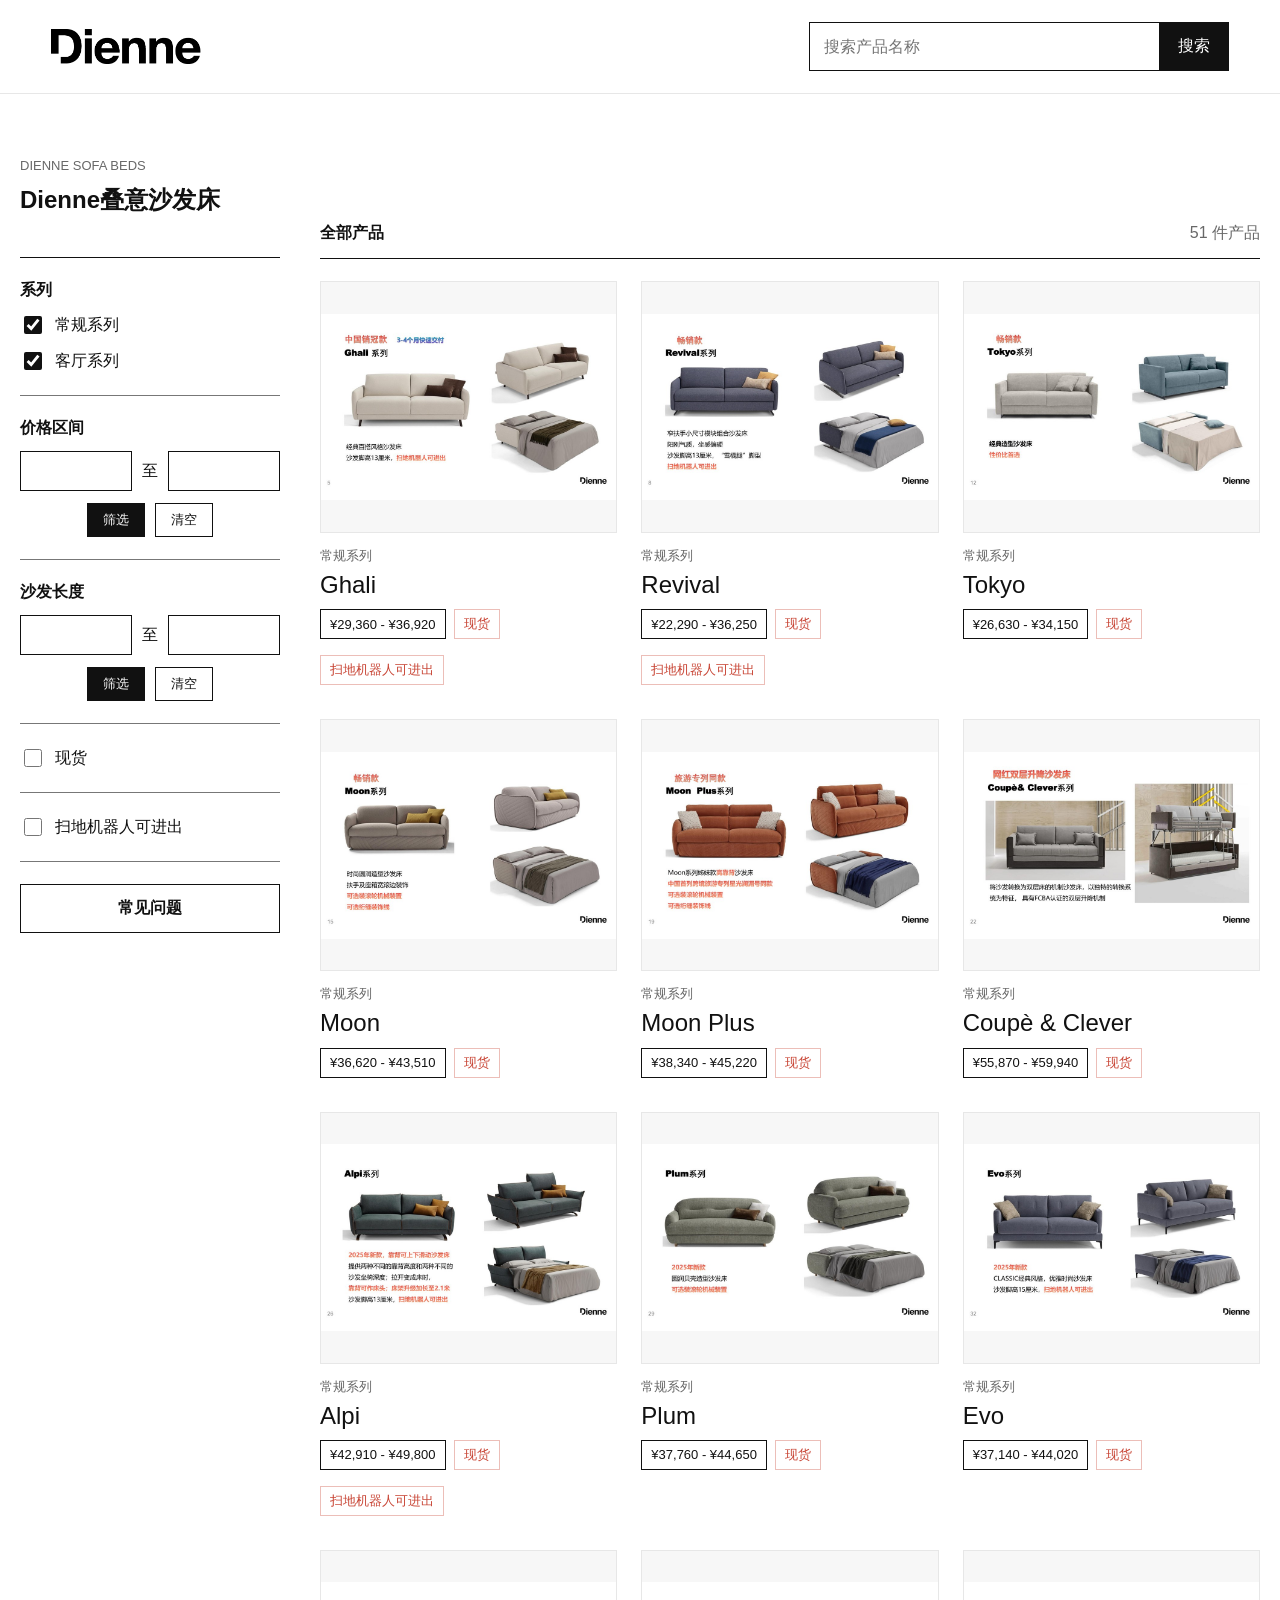
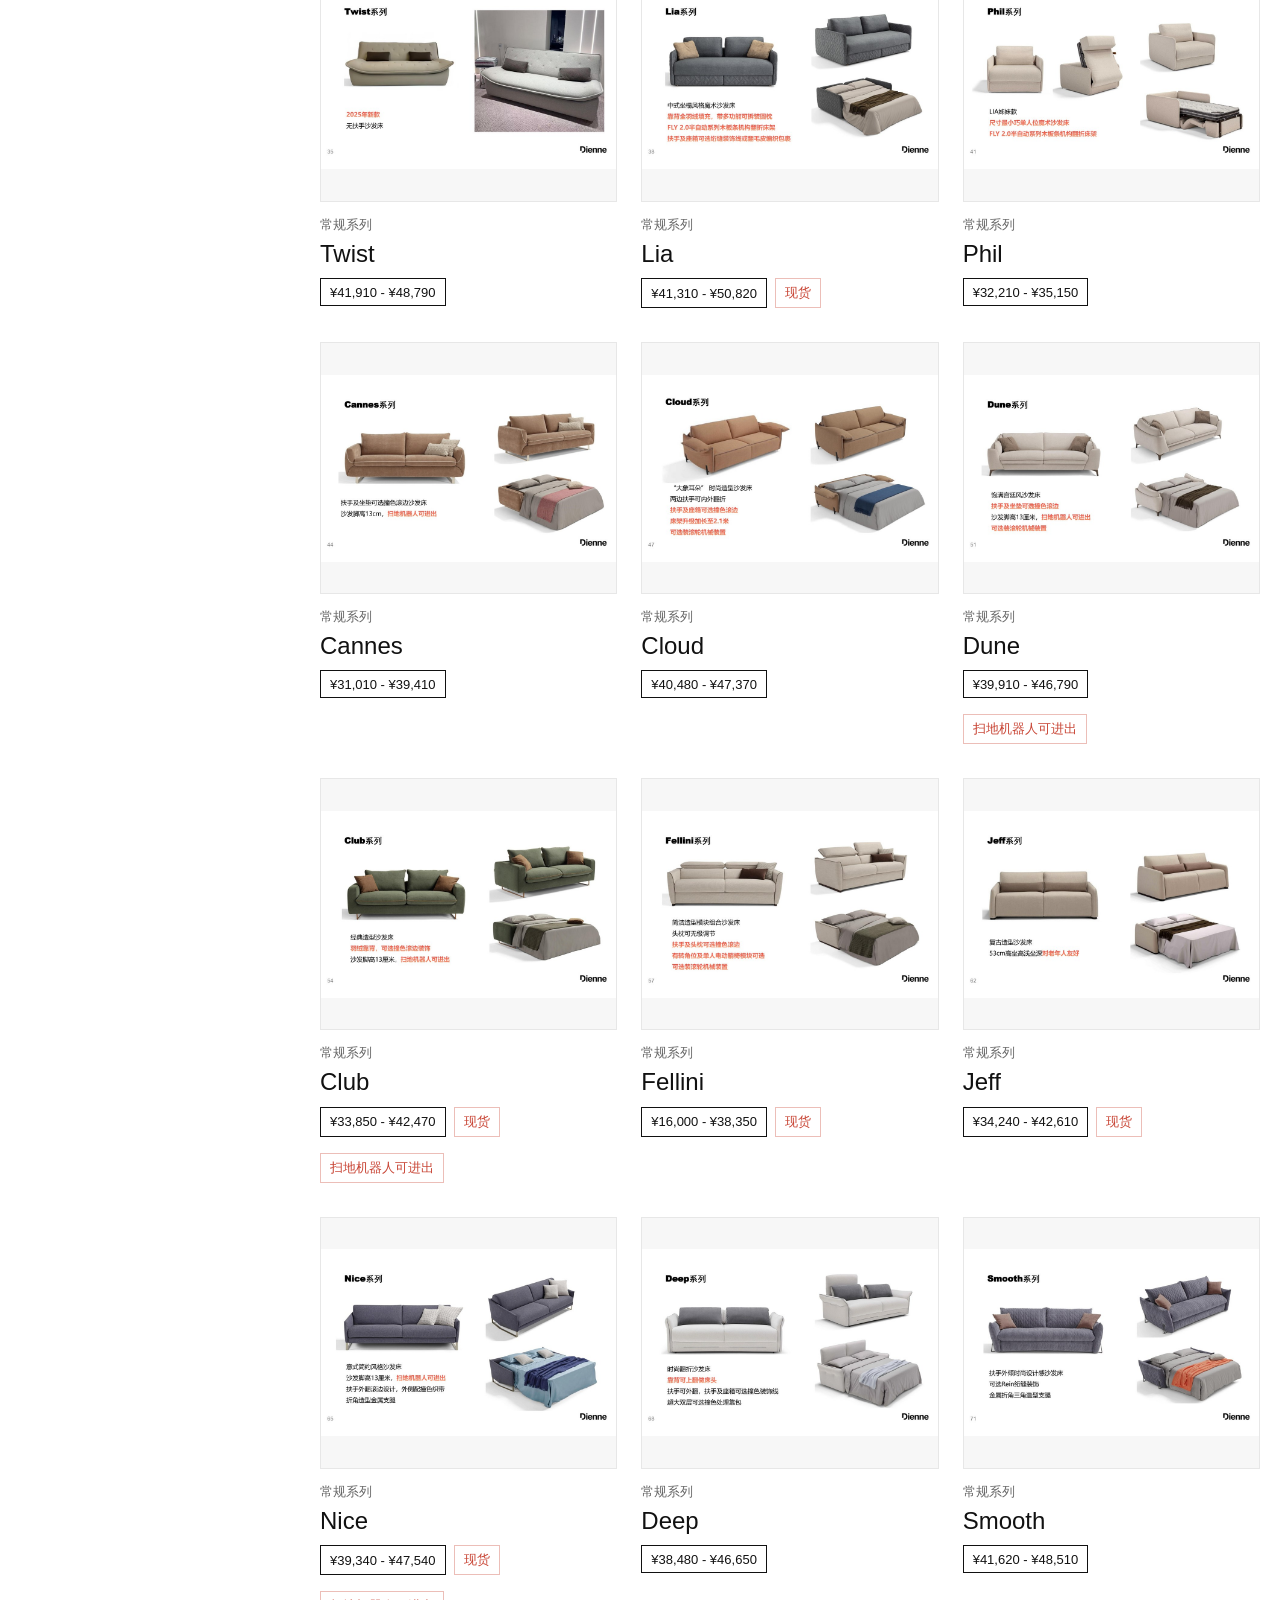
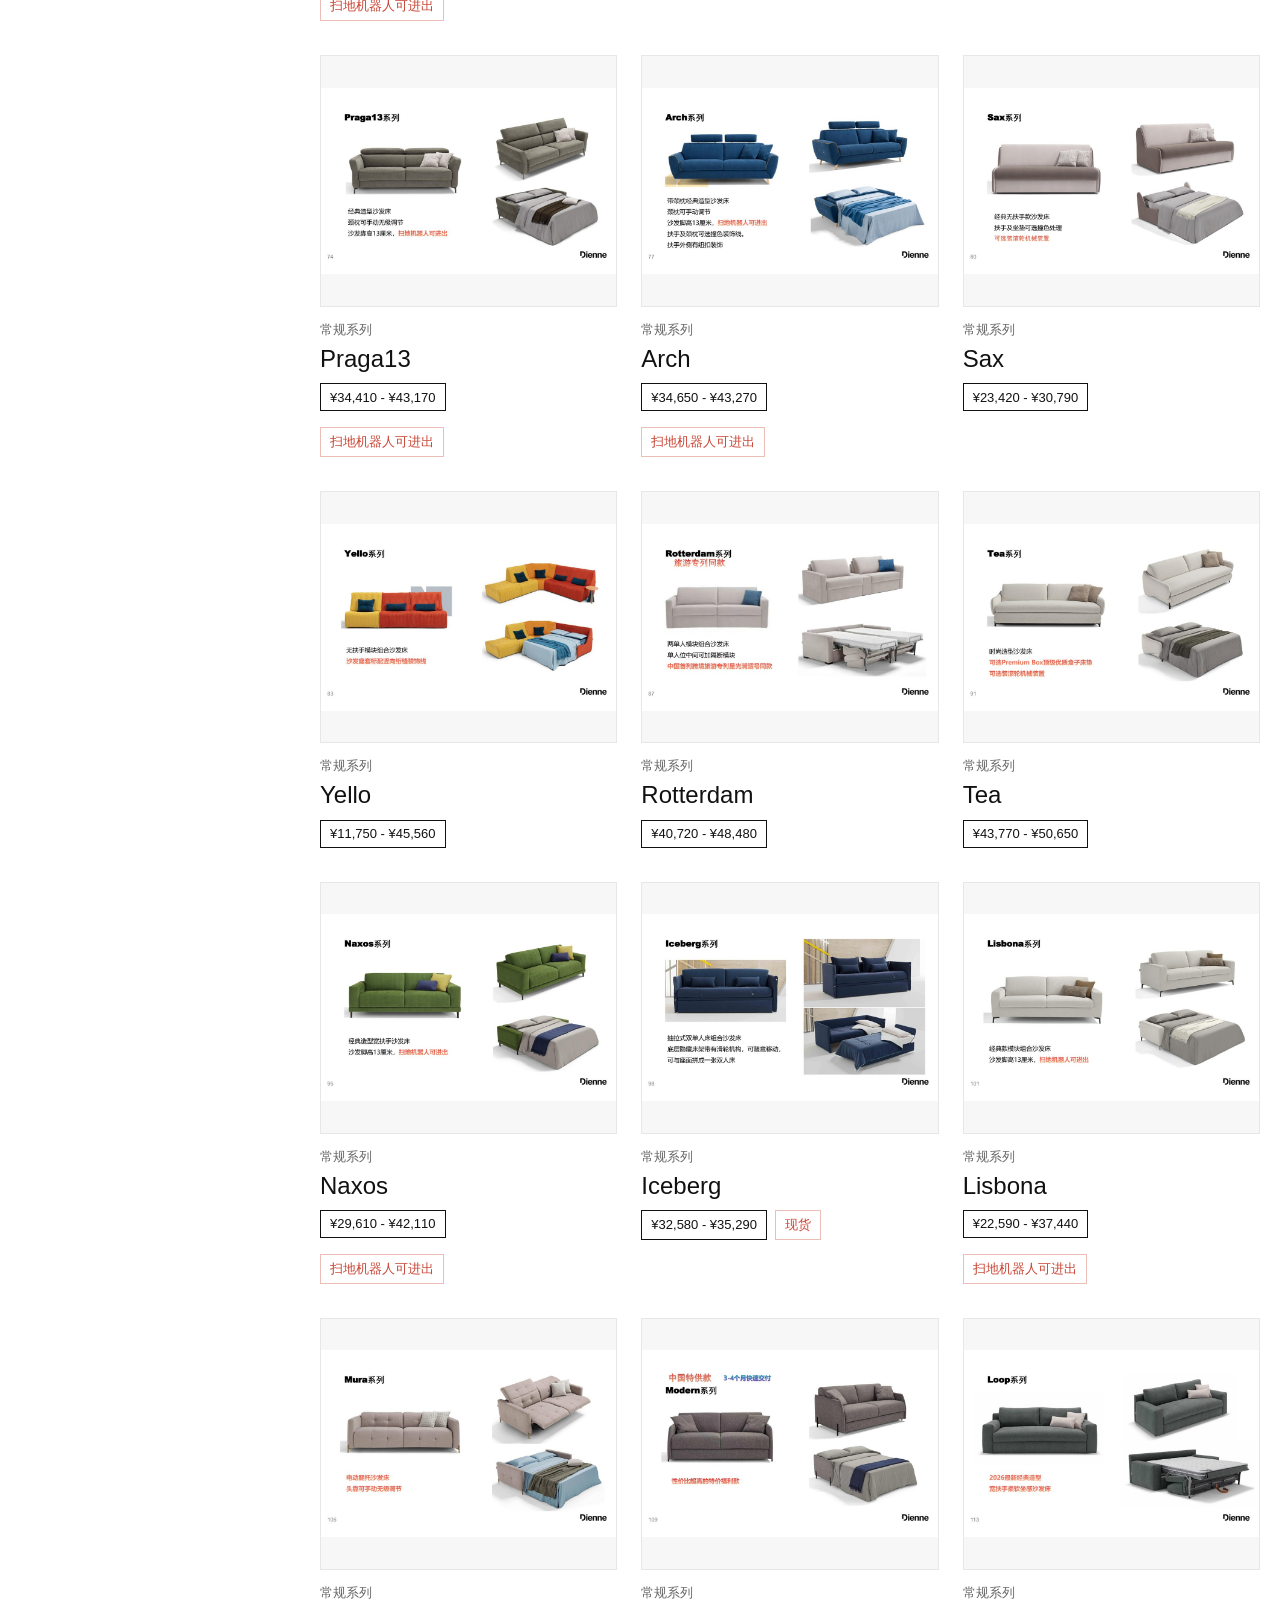
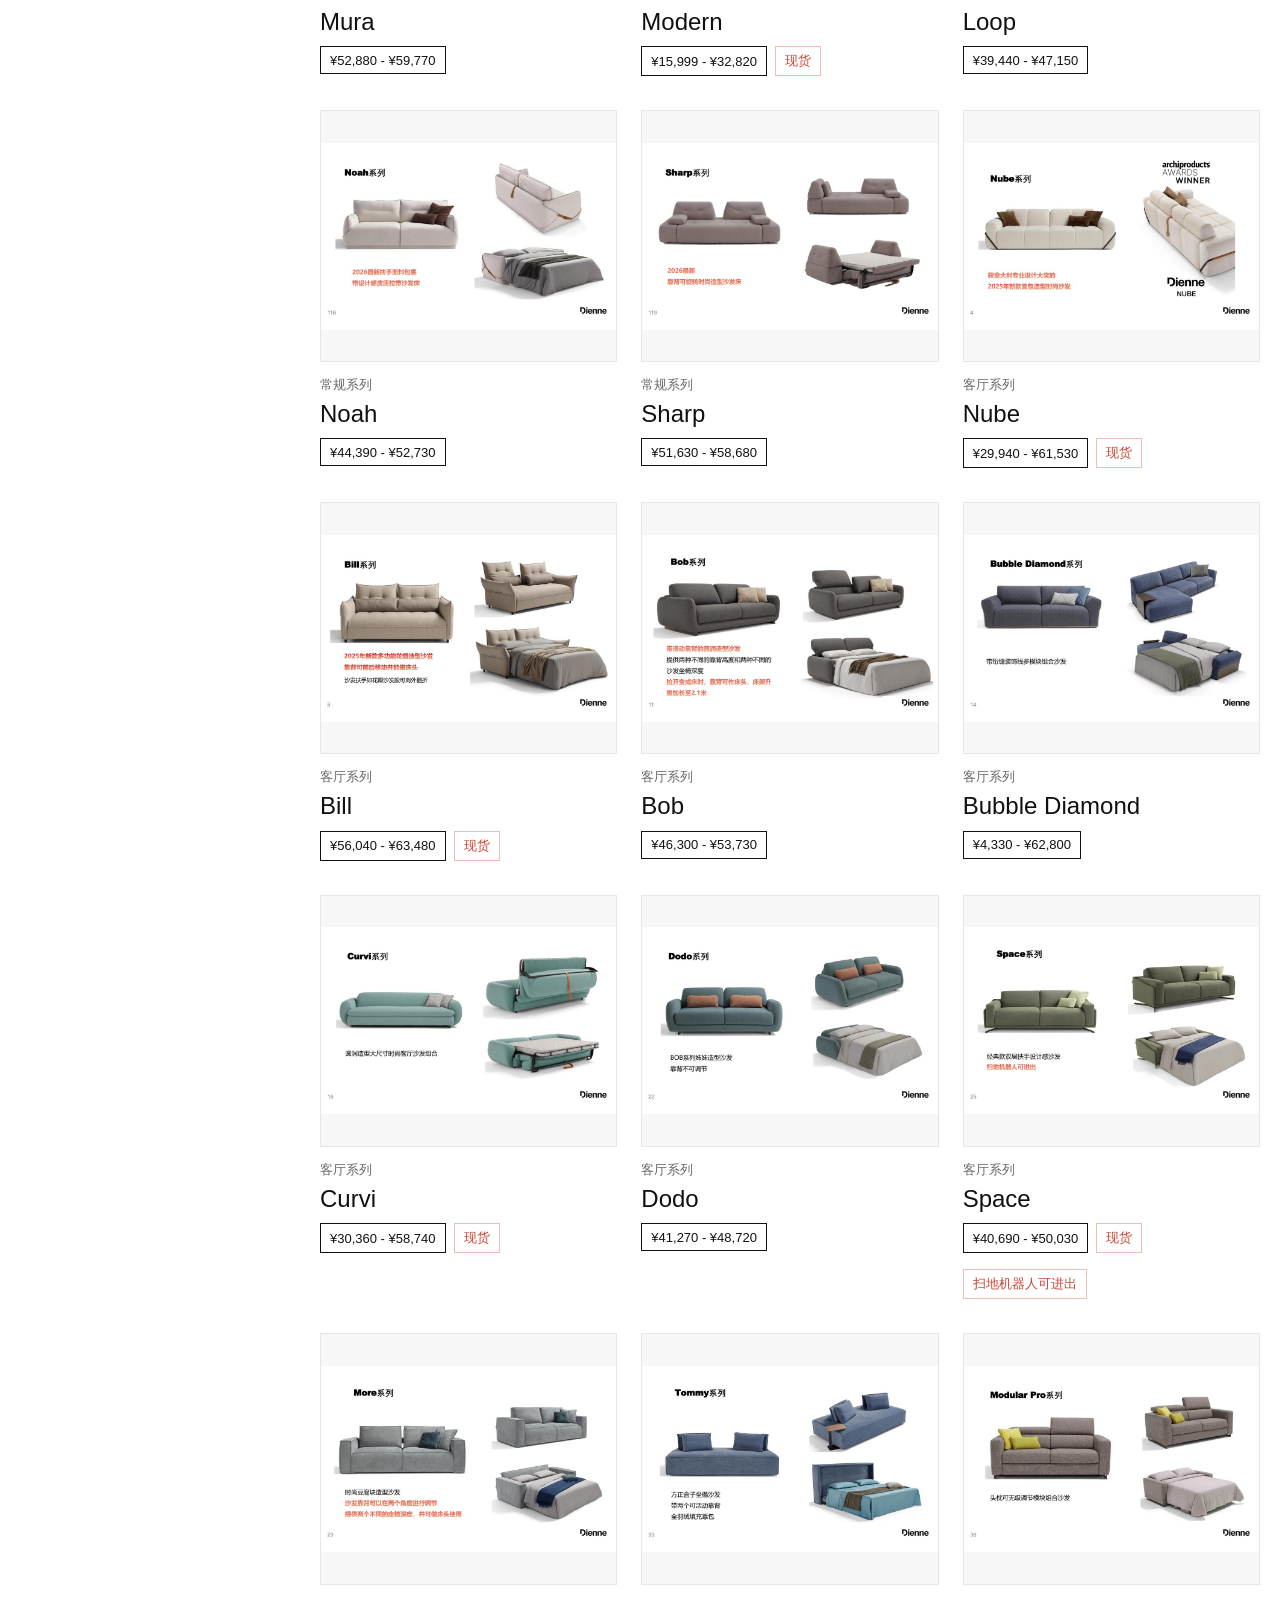
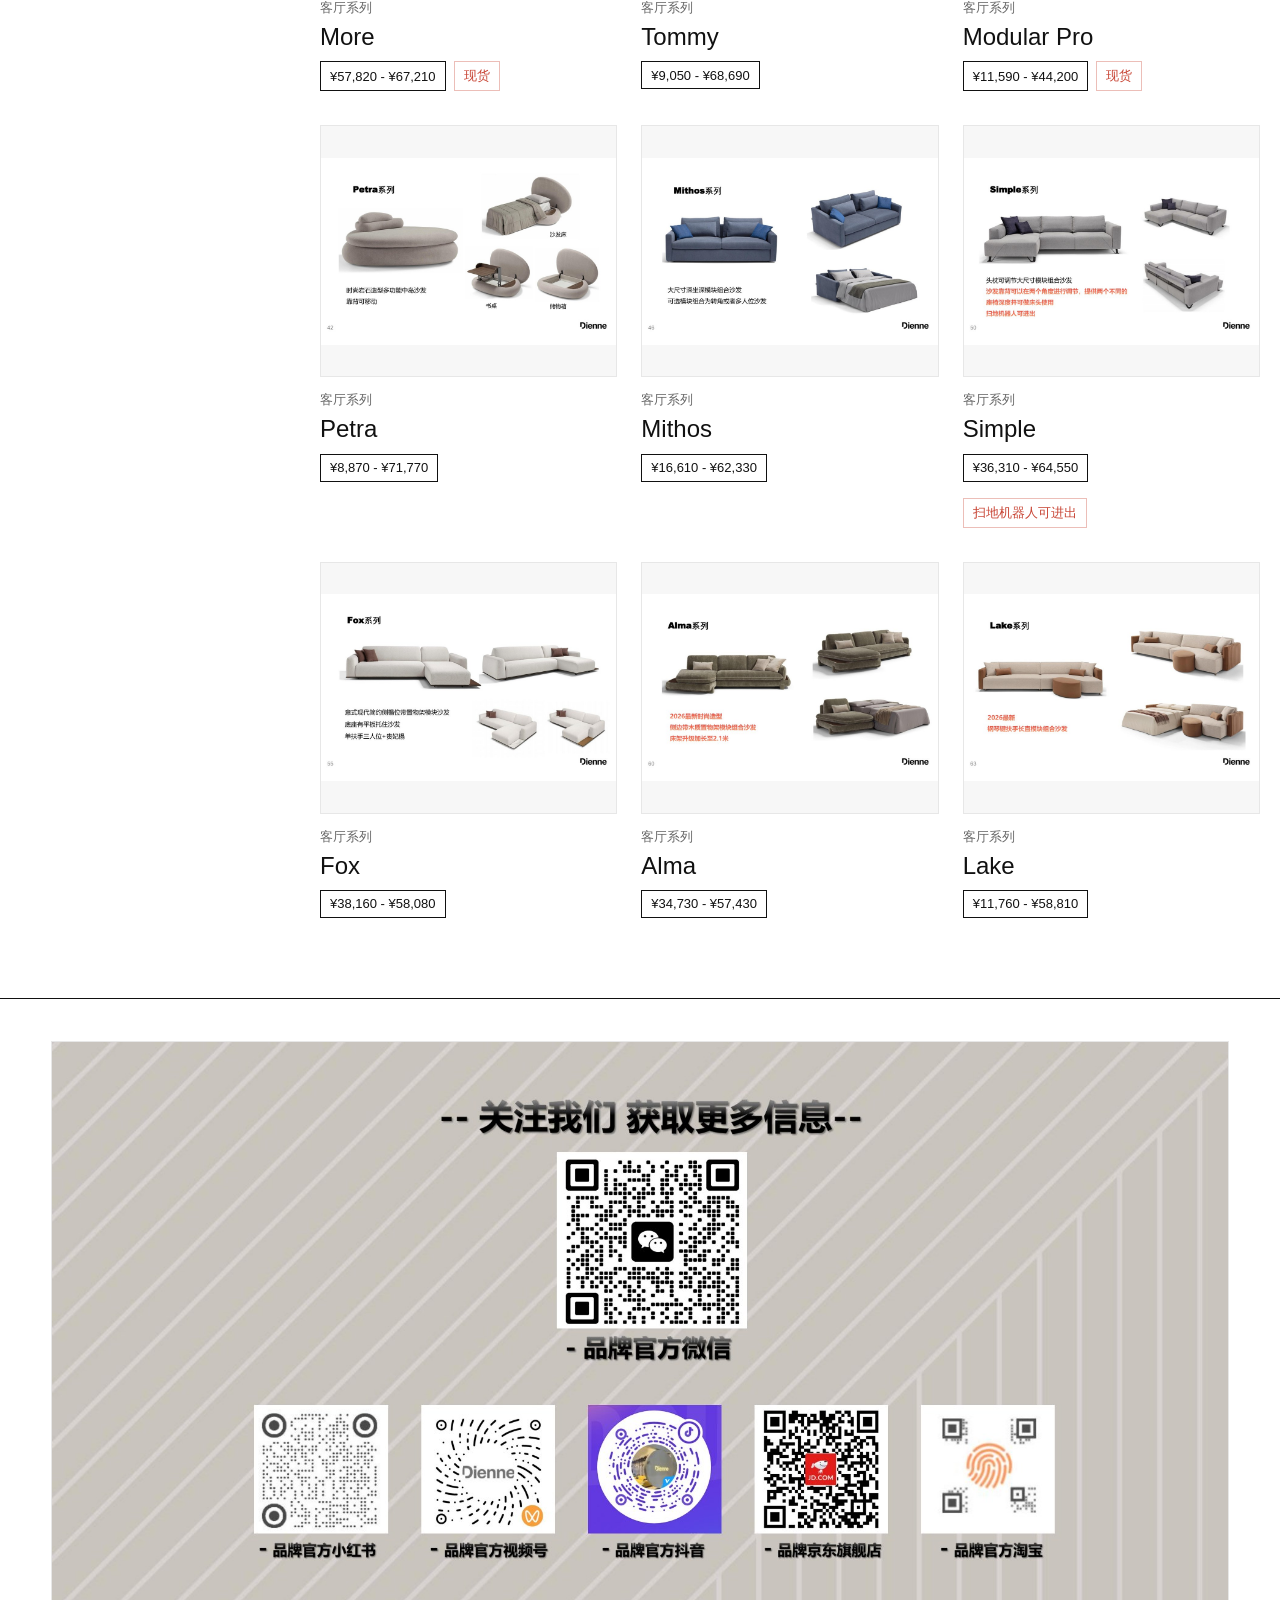
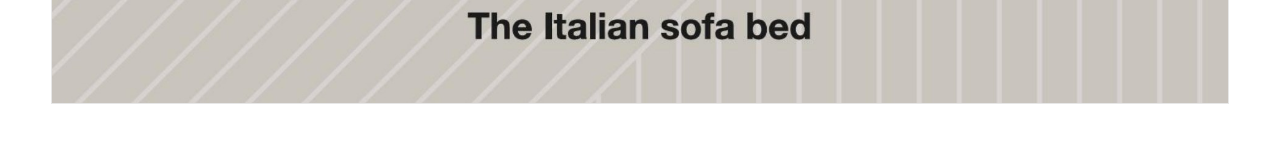
<file: index.html>
<!doctype html>
<html lang="zh-CN">
  <head>
    <meta charset="utf-8" />
    <meta name="viewport" content="width=device-width, initial-scale=1" />
    <title>Dienne 沙发床</title>
    <link rel="stylesheet" href="assets/styles.css" />
  </head>
  <body data-page="list">
    <header class="site-header">
      <a class="brand" href="index.html" aria-label="Dienne 首页">
        <img src="assets/logo.png" alt="Dienne" />
      </a>
      <form class="site-search" data-search-form>
        <input
          type="search"
          name="q"
          aria-label="搜索产品"
          placeholder="搜索产品名称"
          autocomplete="off"
        />
        <button type="submit">搜索</button>
      </form>
    </header>

    <main>
      <section class="page-intro" aria-labelledby="page-title">
        <p>Dienne Sofa Beds</p>
        <h2 id="page-title">Dienne叠意沙发床</h2>
      </section>
      <section class="catalog-shell">
        <aside class="filters" aria-label="产品筛选">
          <div class="filter-group">
            <span class="filter-title">系列</span>
            <label><input type="checkbox" value="regular" data-filter-series checked /> 常规系列</label>
            <label><input type="checkbox" value="living" data-filter-series checked /> 客厅系列</label>
          </div>
          <div class="filter-group">
            <span class="filter-title">价格区间</span>
            <div class="range-row">
              <input type="number" data-price-min min="3000" max="100000" step="1000" aria-label="最低价格" />
              <span>至</span>
              <input type="number" data-price-max min="3000" max="100000" step="1000" aria-label="最高价格" />
            </div>
            <div class="price-actions">
              <button type="button" data-price-apply>筛选</button>
              <button type="button" data-price-clear>清空</button>
            </div>
          </div>
          <div class="filter-group">
            <span class="filter-title">沙发长度</span>
            <div class="range-row">
              <input type="number" data-length-min step="10" aria-label="最短沙发长度" />
              <span>至</span>
              <input type="number" data-length-max step="10" aria-label="最长沙发长度" />
            </div>
            <div class="length-actions">
              <button type="button" data-length-apply>筛选</button>
              <button type="button" data-length-clear>清空</button>
            </div>
          </div>
          <div class="filter-group">
            <label class="switch-line"><input type="checkbox" data-filter-stock /> 现货</label>
          </div>
          <div class="filter-group">
            <label class="switch-line"><input type="checkbox" data-filter-robot /> 扫地机器人可进出</label>
          </div>
          <a class="sidebar-link" href="faq.html">常见问题</a>
        </aside>

        <section class="catalog-area">
          <div class="catalog-meta">
            <strong data-result-title>全部产品</strong>
            <span data-result-count></span>
          </div>
          <div class="product-grid" data-product-grid></div>
          <p class="empty-state" data-empty hidden>没有找到符合条件的产品。</p>
        </section>
      </section>
    </main>

    <footer class="site-footer">
      <img data-footer-contact src="assets/generated/footer-contact.jpg" alt="Dienne 关注我们二维码和渠道名称" />
    </footer>

    <script src="assets/catalog.js"></script>
    <script src="assets/app.js"></script>
  </body>
</html>
</file>
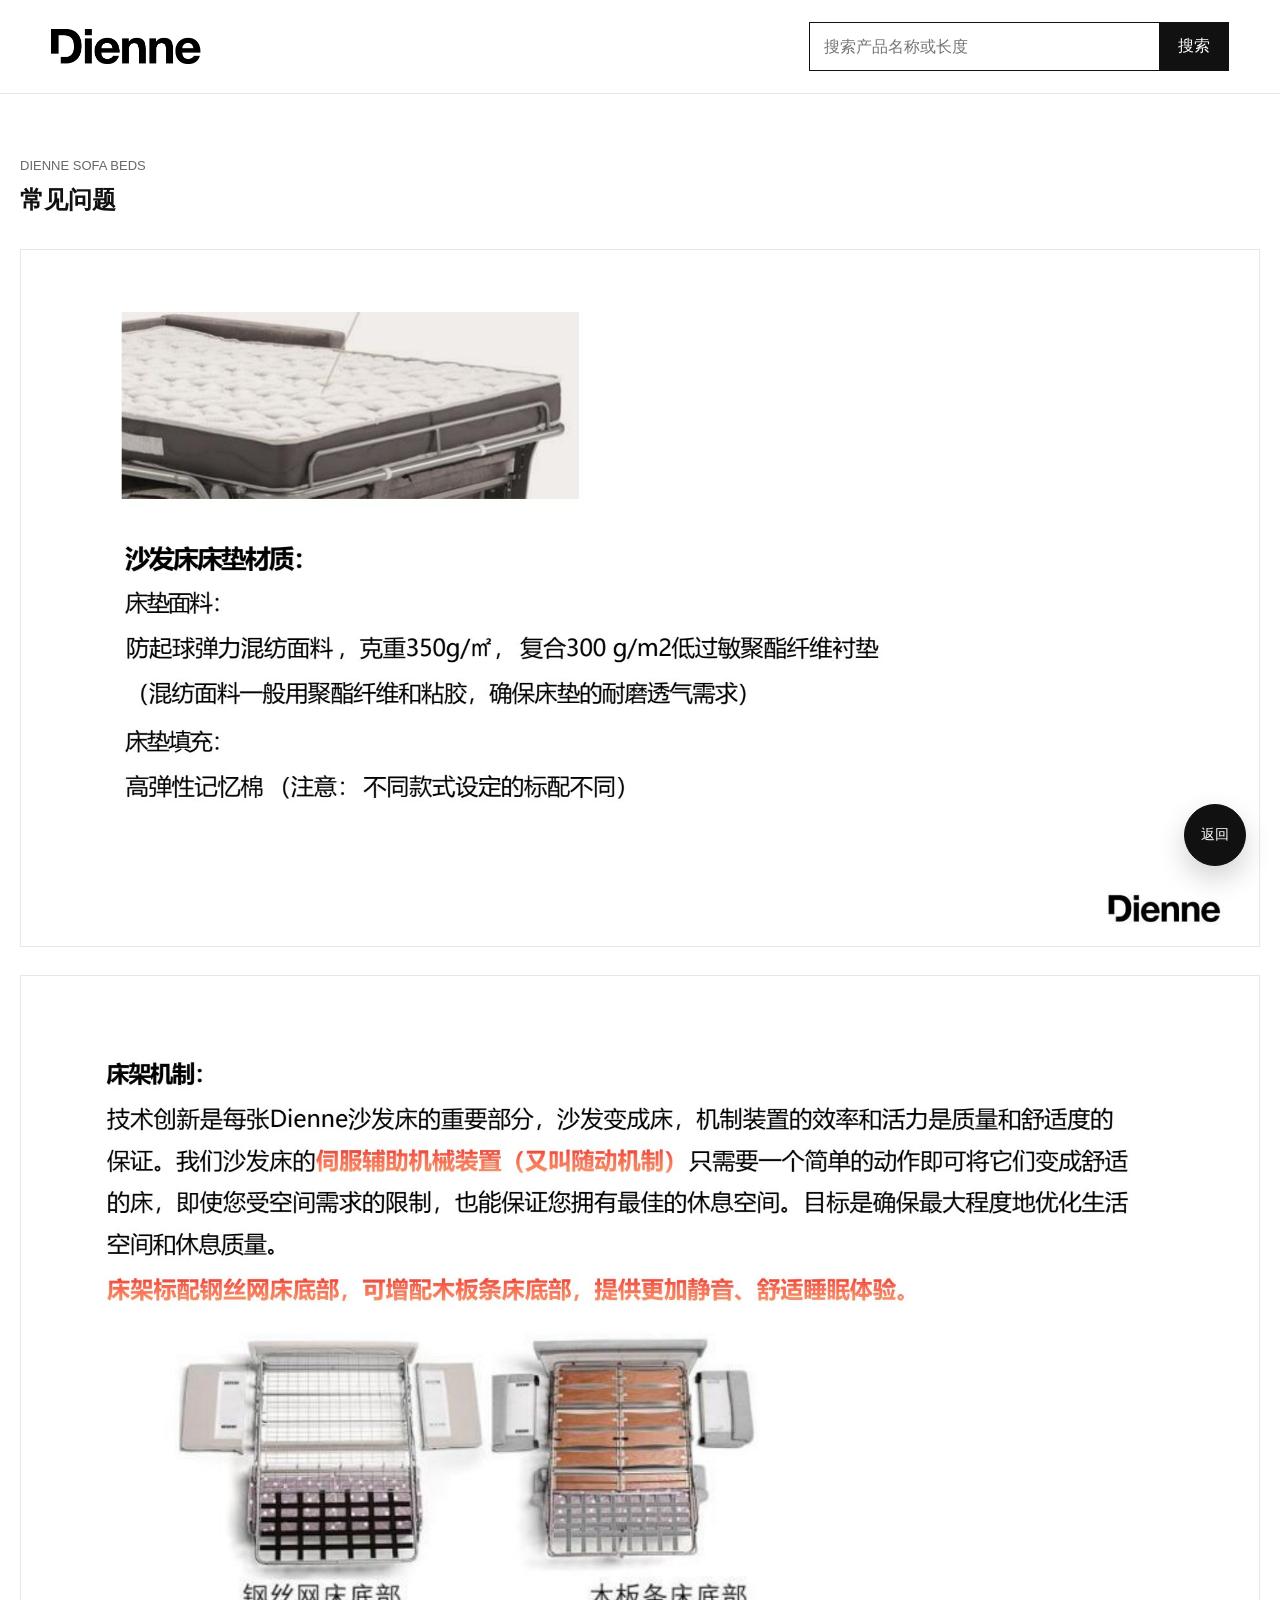
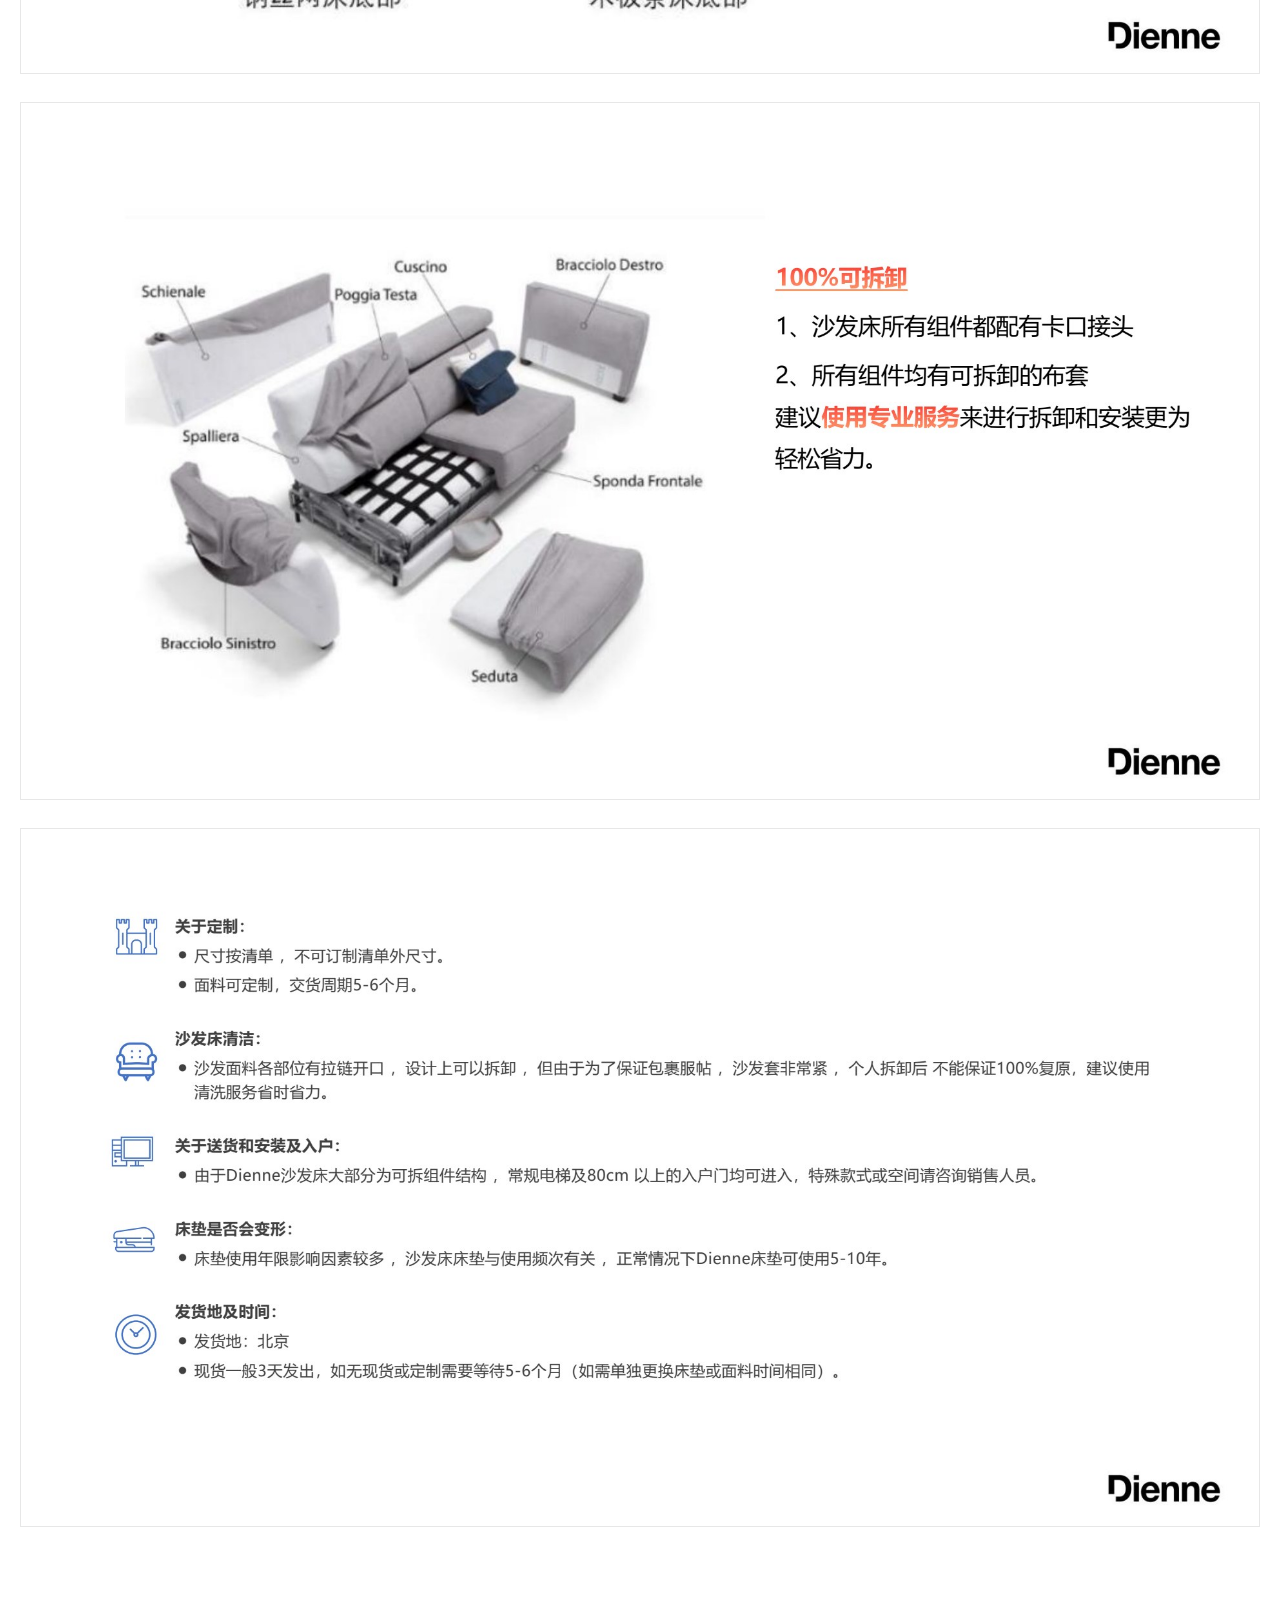
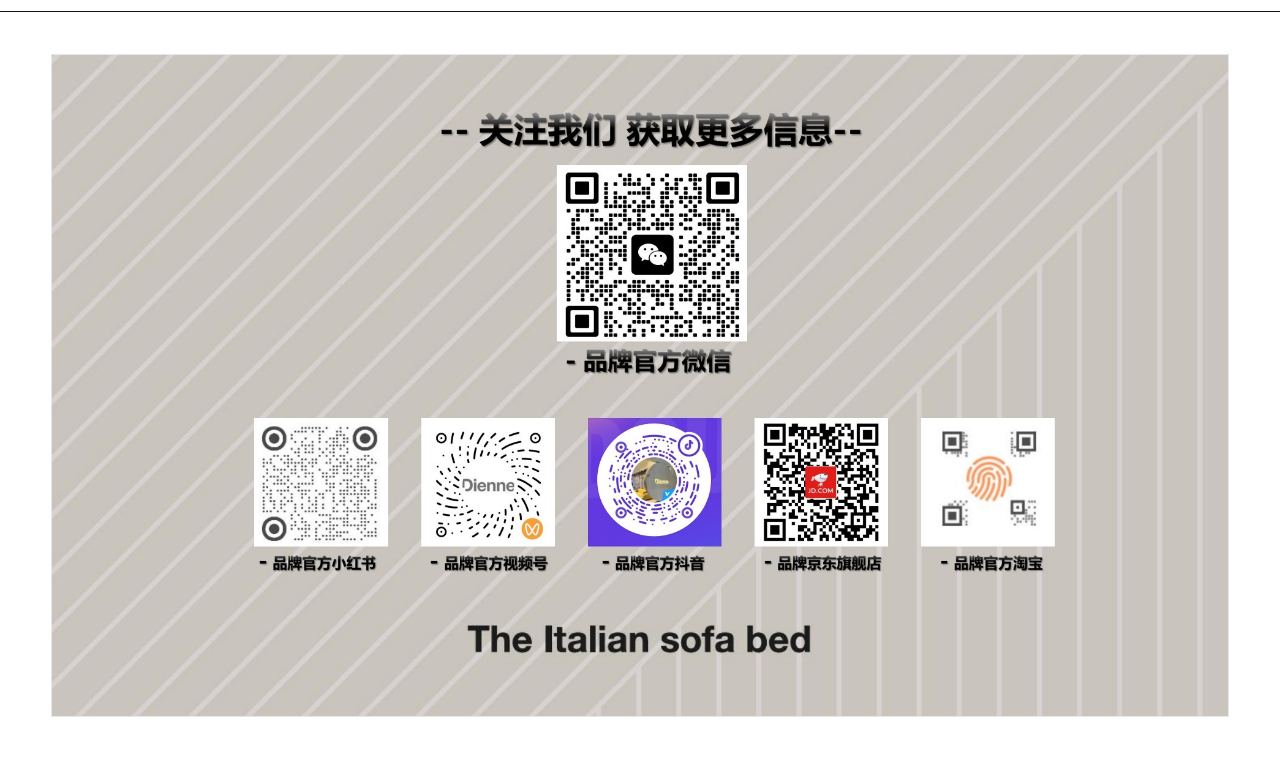
<file: faq.html>
<!doctype html>
<html lang="zh-CN">
  <head>
    <meta charset="utf-8" />
    <meta name="viewport" content="width=device-width, initial-scale=1" />
    <title>常见问题 - Dienne 沙发床</title>
    <link rel="stylesheet" href="assets/styles.css" />
  </head>
  <body data-page="faq">
    <header class="site-header">
      <a class="brand" href="index.html" aria-label="Dienne 首页">
        <img src="assets/logo.png" alt="Dienne" />
      </a>
      <form class="site-search" data-search-form>
        <input
          type="search"
          name="q"
          aria-label="搜索产品"
          placeholder="搜索产品名称或长度"
          autocomplete="off"
        />
        <button type="submit">搜索</button>
      </form>
    </header>

    <main>
      <section class="page-intro" aria-labelledby="page-title">
        <p>Dienne Sofa Beds</p>
        <h2 id="page-title">常见问题</h2>
      </section>

      <section class="faq-content" aria-label="常见问题">
        <img src="assets/generated/faq/living-p68.jpg" alt="常见问题第 68 页" />
        <img src="assets/generated/faq/living-p69.jpg" alt="常见问题第 69 页" />
        <img src="assets/generated/faq/living-p70.jpg" alt="常见问题第 70 页" />
        <img src="assets/generated/faq/living-p71.jpg" alt="常见问题第 71 页" />
      </section>
    </main>

    <footer class="site-footer">
      <img data-footer-contact src="assets/generated/footer-contact.jpg" alt="Dienne 关注我们二维码和渠道名称" />
    </footer>

    <script src="assets/catalog.js"></script>
    <script src="assets/app.js"></script>
  </body>
</html>
</file>
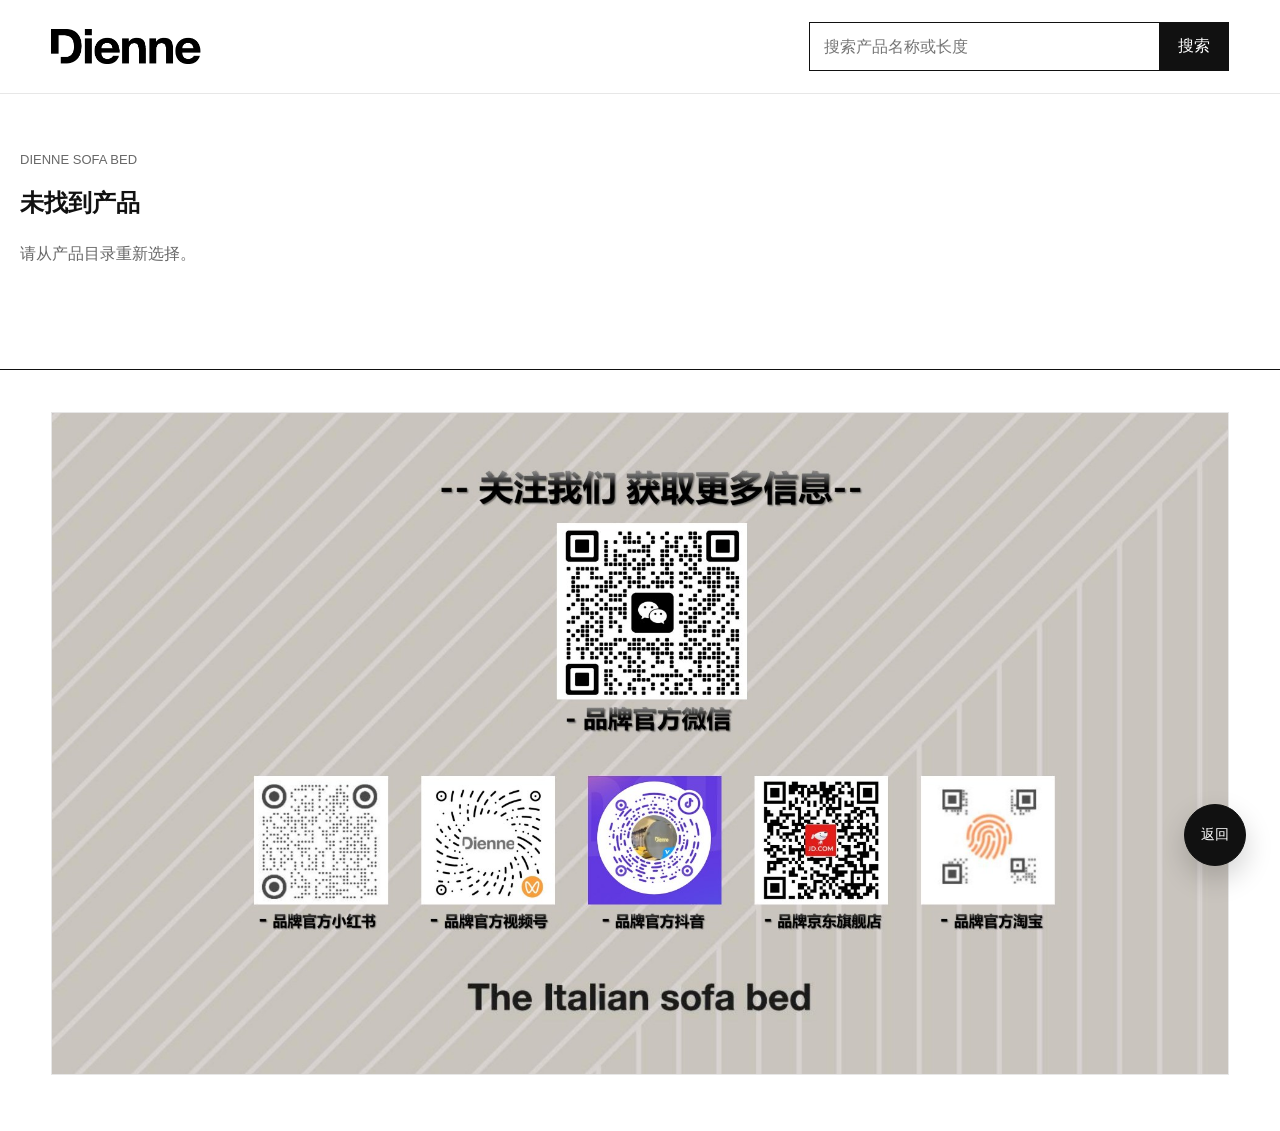
<file: product.html>
<!doctype html>
<html lang="zh-CN">
  <head>
    <meta charset="utf-8" />
    <meta name="viewport" content="width=device-width, initial-scale=1" />
    <title>产品详情 - Dienne 沙发床</title>
    <link rel="stylesheet" href="assets/styles.css" />
  </head>
  <body data-page="product">
    <header class="site-header">
      <a class="brand" href="index.html" aria-label="Dienne 首页">
        <img src="assets/logo.png" alt="Dienne" />
      </a>
      <form class="site-search" data-search-form>
        <input
          type="search"
          name="q"
          aria-label="搜索产品"
          placeholder="搜索产品名称或长度"
          autocomplete="off"
        />
        <button type="submit">搜索</button>
      </form>
    </header>

    <main data-product-detail></main>

    <footer class="site-footer">
      <img data-footer-contact src="assets/generated/footer-contact.jpg" alt="Dienne 关注我们二维码和渠道名称" />
    </footer>

    <script src="assets/catalog.js"></script>
    <script src="assets/app.js"></script>
  </body>
</html>
</file>
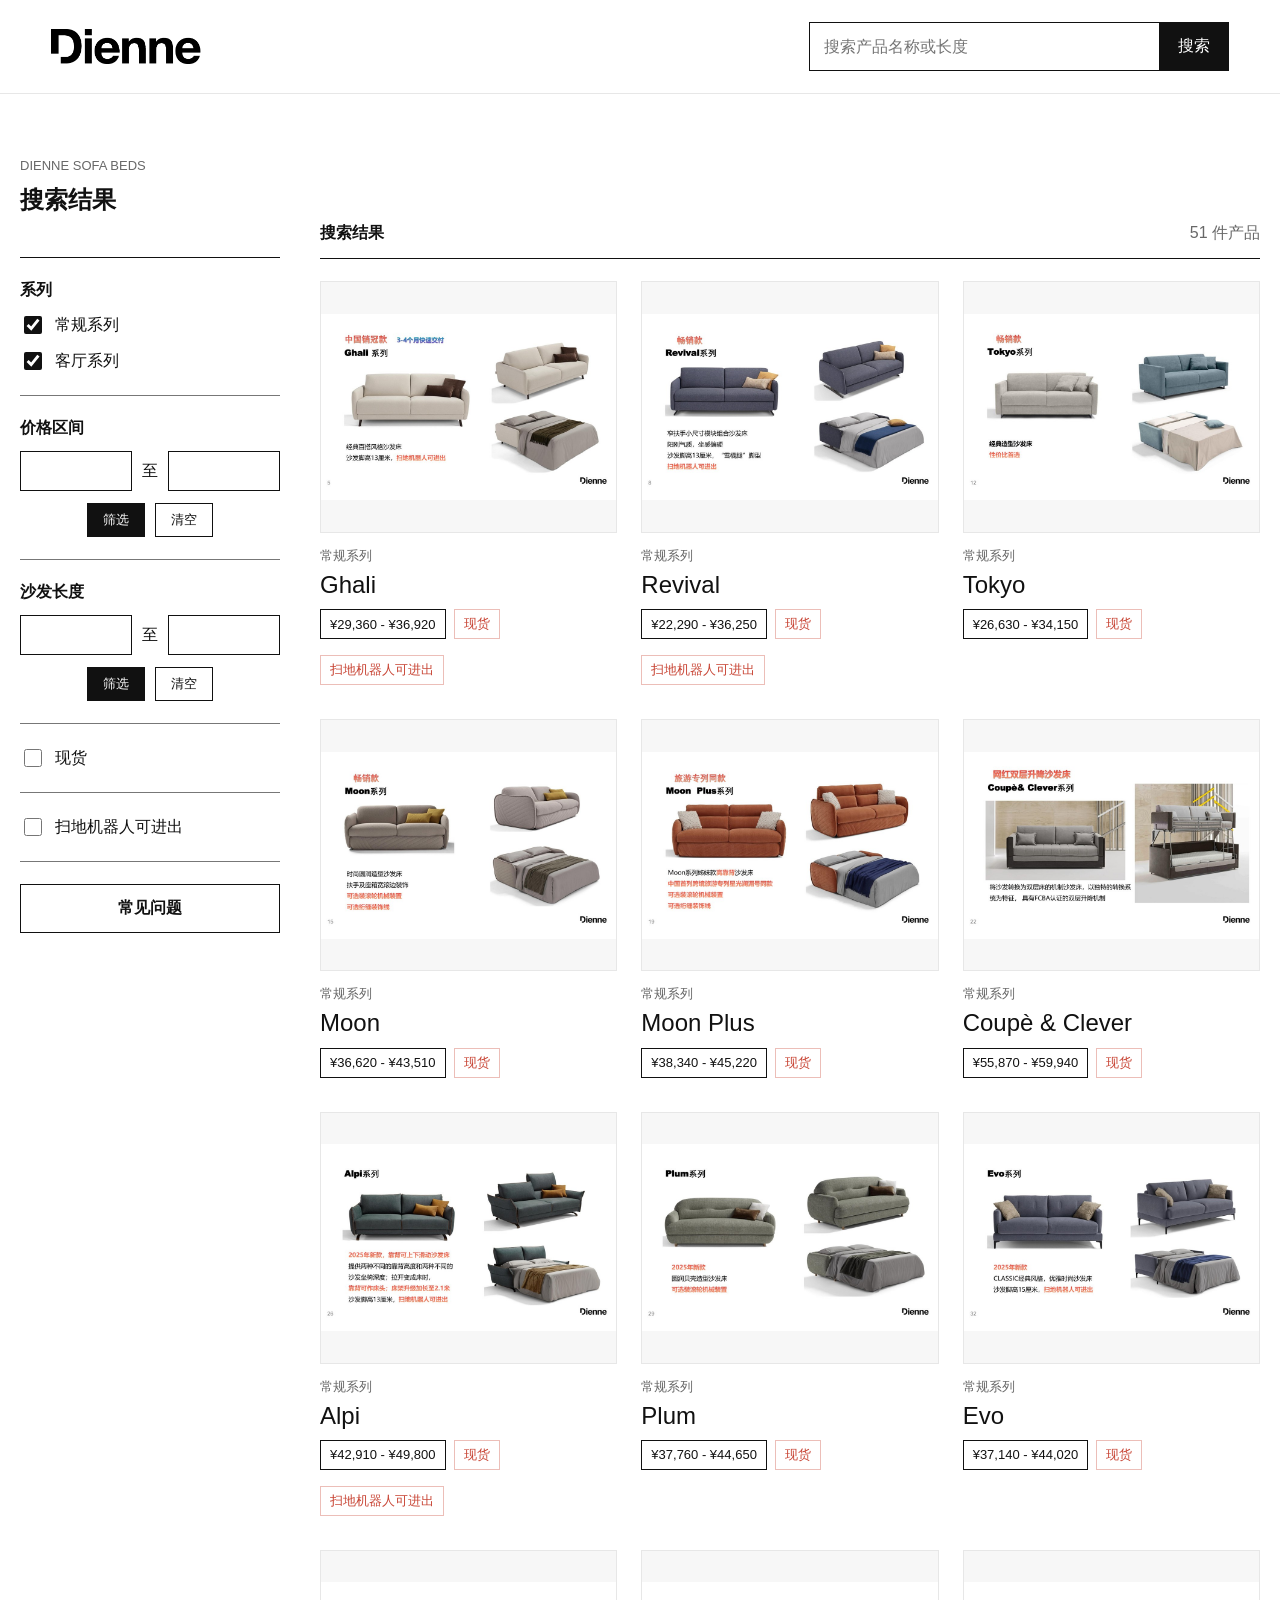
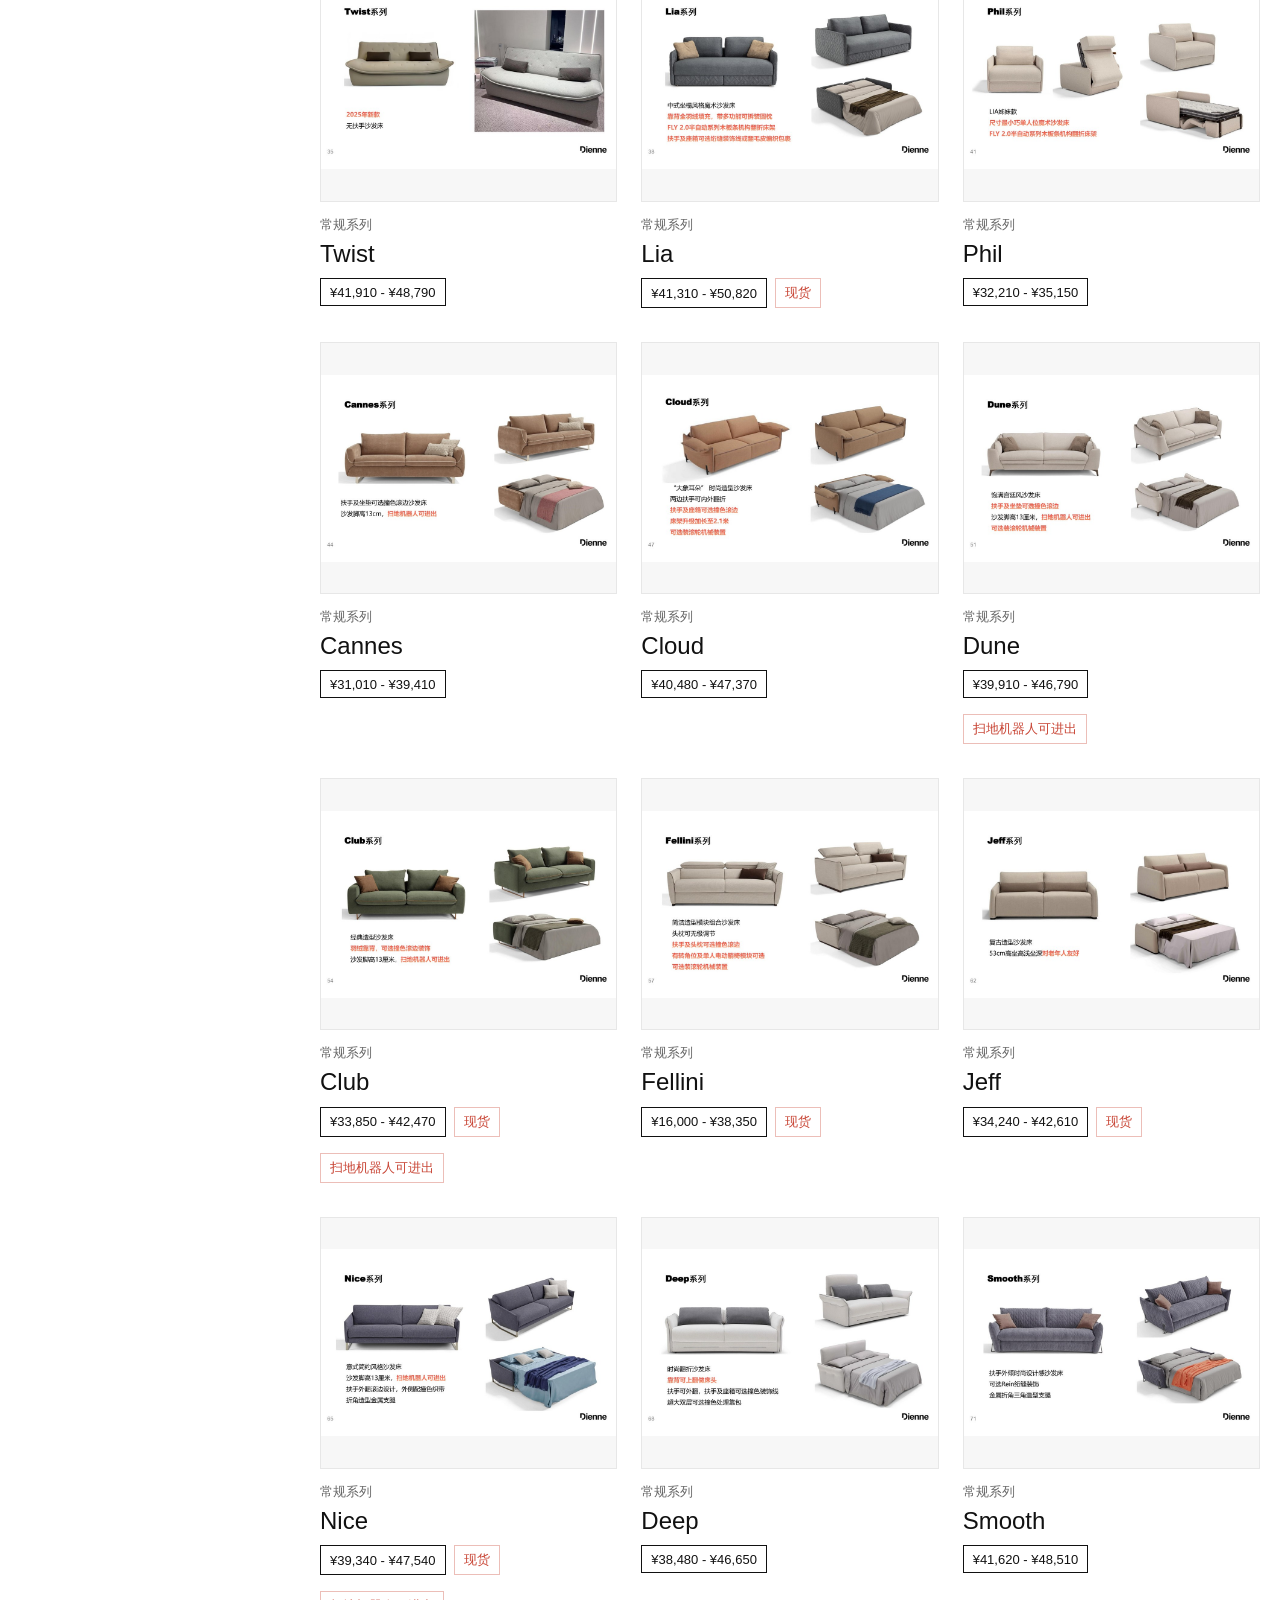
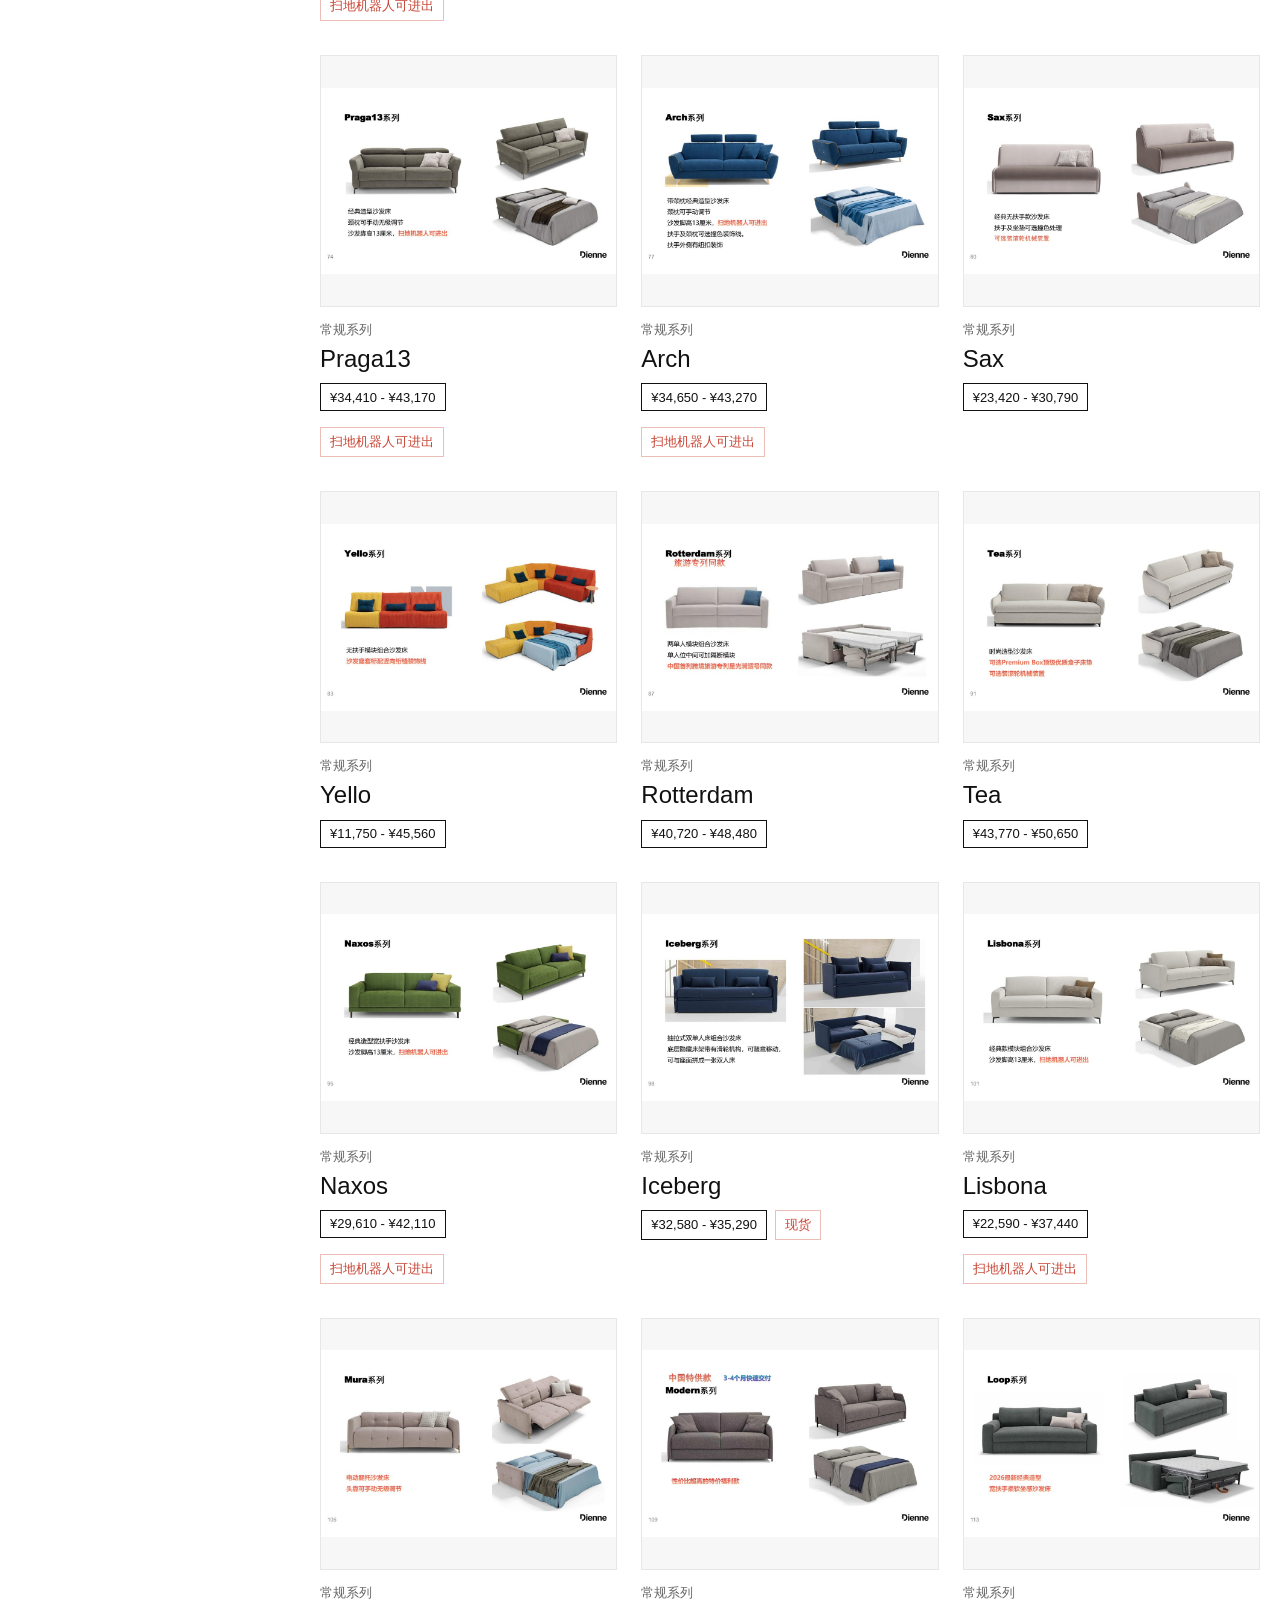
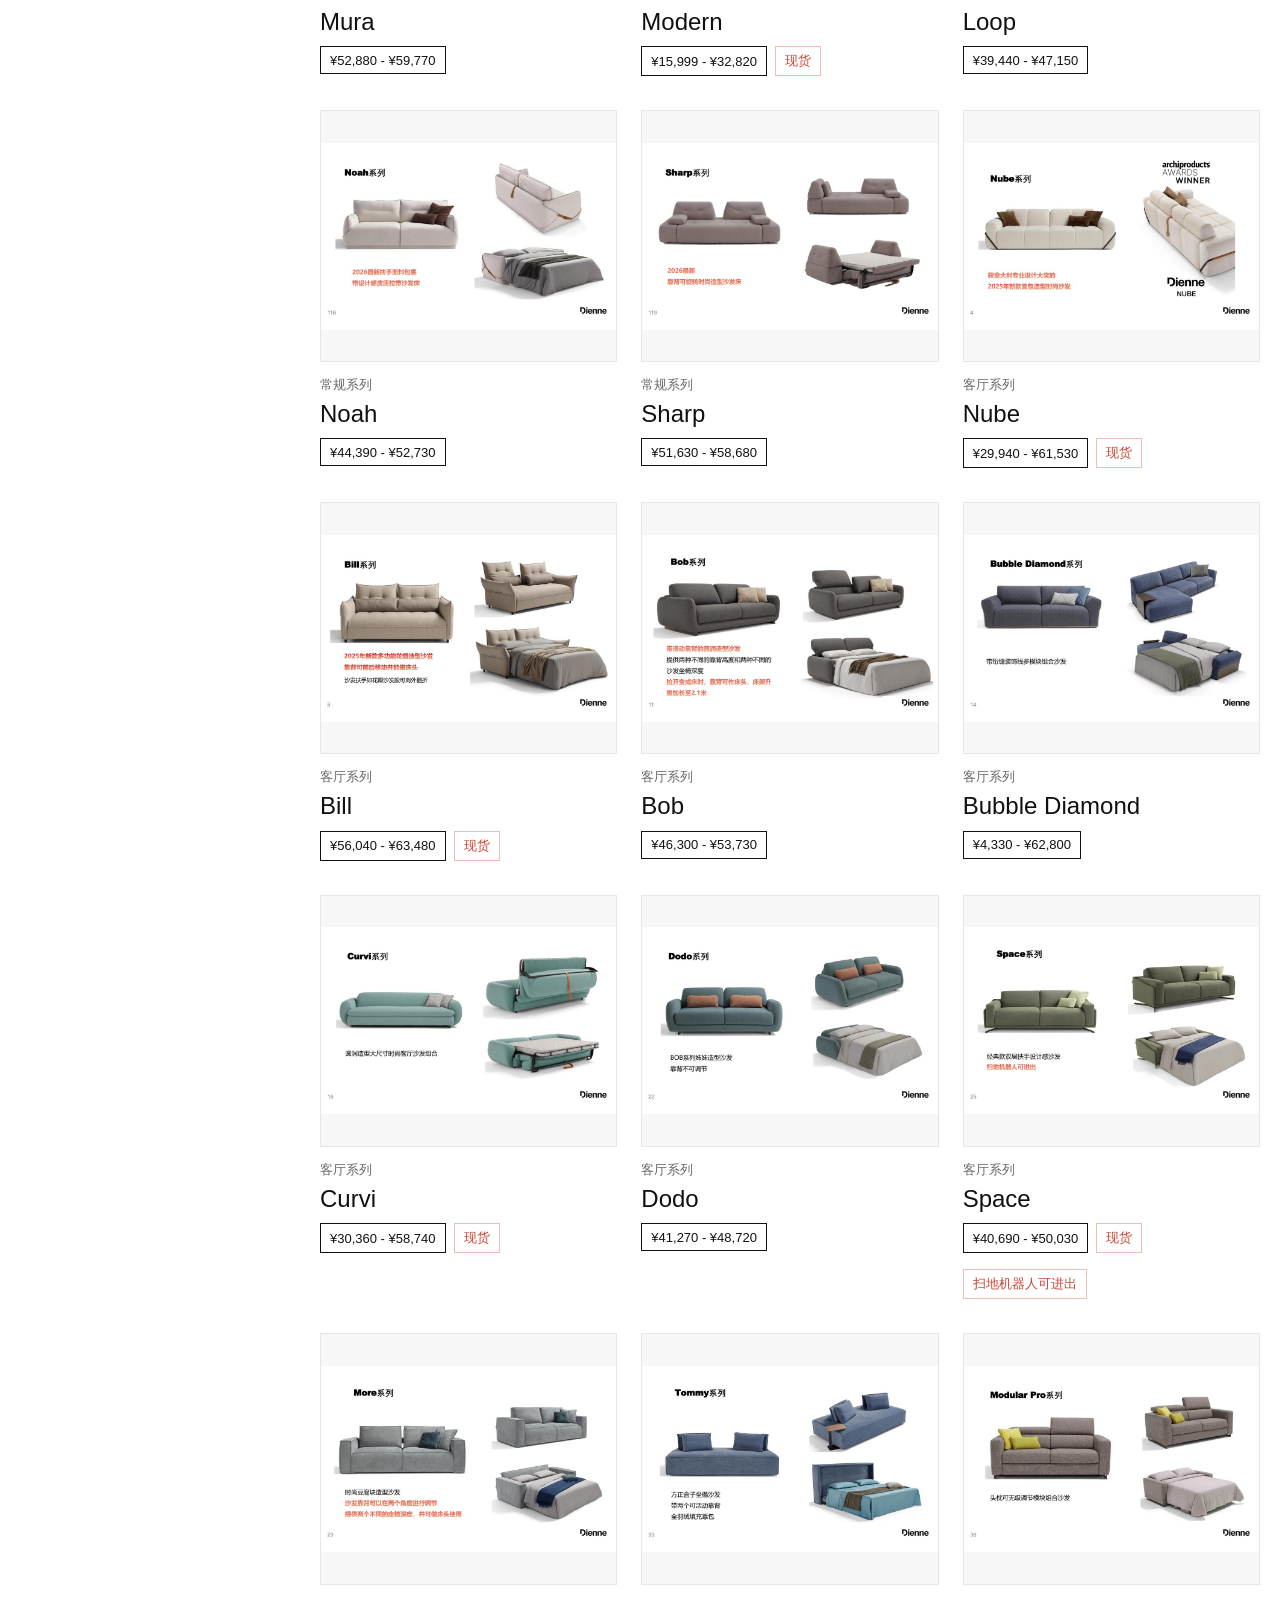
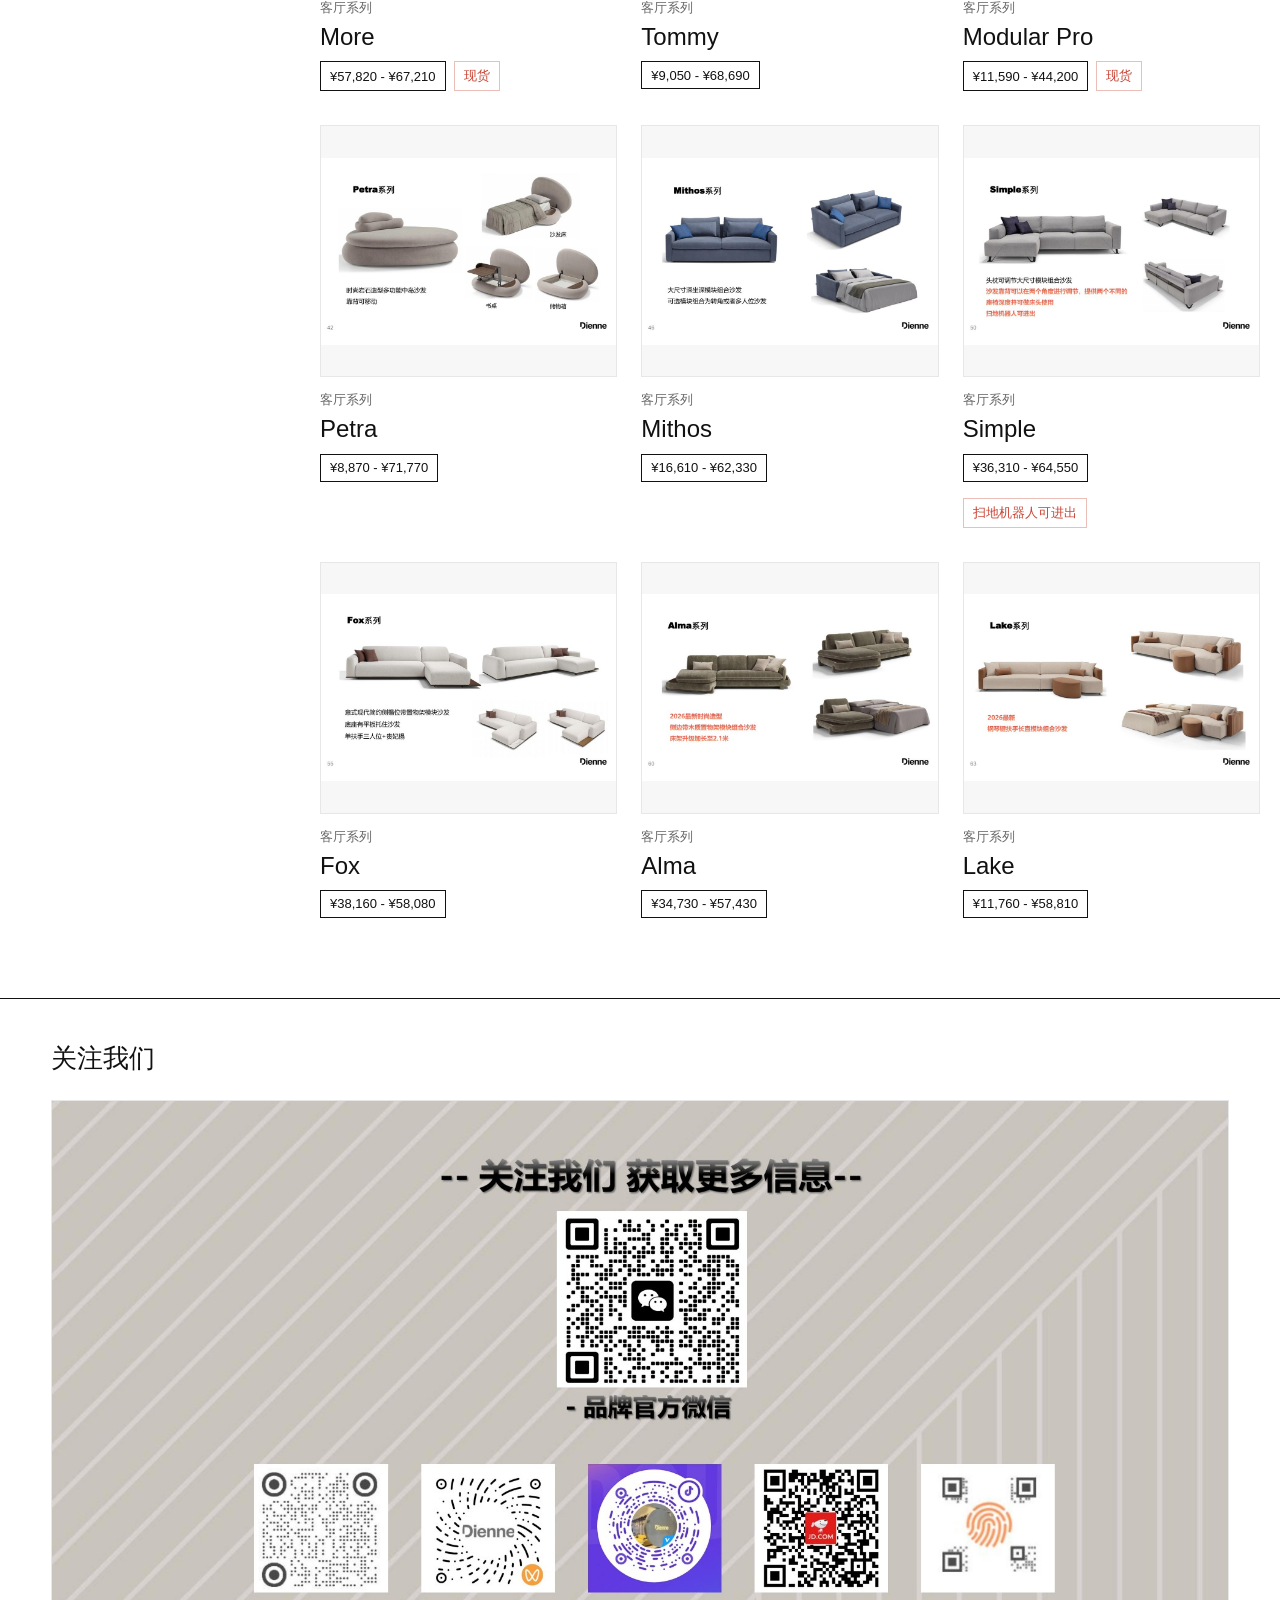
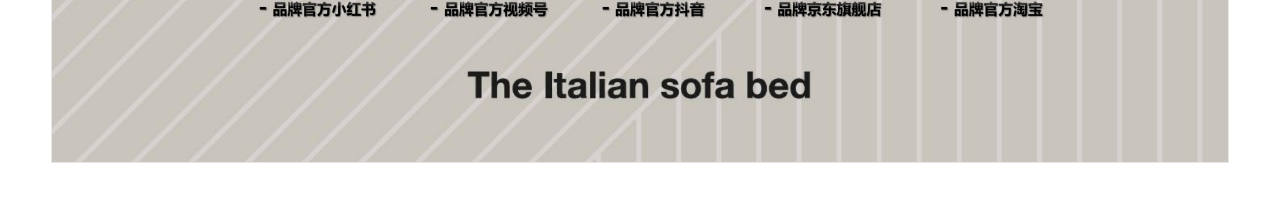
<file: search.html>
<!doctype html>
<html lang="zh-CN">
  <head>
    <meta charset="utf-8" />
    <meta name="viewport" content="width=device-width, initial-scale=1" />
    <title>搜索结果 - Dienne 沙发床</title>
    <link rel="stylesheet" href="assets/styles.css" />
  </head>
  <body data-page="search">
    <header class="site-header">
      <a class="brand" href="index.html" aria-label="Dienne 首页">
        <img src="assets/logo.png" alt="Dienne" />
      </a>
      <form class="site-search" data-search-form>
        <input
          type="search"
          name="q"
          aria-label="搜索产品"
          placeholder="搜索产品名称或长度"
          autocomplete="off"
        />
        <button type="submit">搜索</button>
      </form>
    </header>

    <main>
      <section class="page-intro" aria-labelledby="page-title">
        <p>Dienne Sofa Beds</p>
        <h2 id="page-title">搜索结果</h2>
      </section>

      <section class="catalog-shell">
        <aside class="filters" aria-label="产品筛选">
          <div class="filter-group">
            <span class="filter-title">系列</span>
            <label><input type="checkbox" value="regular" data-filter-series checked /> 常规系列</label>
            <label><input type="checkbox" value="living" data-filter-series checked /> 客厅系列</label>
          </div>
          <div class="filter-group">
            <span class="filter-title">价格区间</span>
            <div class="range-row">
              <input type="number" data-price-min min="10000" max="100000" step="1000" aria-label="最低价格" />
              <span>至</span>
              <input type="number" data-price-max min="10000" max="100000" step="1000" aria-label="最高价格" />
            </div>
            <div class="price-actions">
              <button type="button" data-price-apply>筛选</button>
              <button type="button" data-price-clear>清空</button>
            </div>
          </div>
          <div class="filter-group">
            <span class="filter-title">沙发长度</span>
            <div class="range-row">
              <input type="number" data-length-min step="10" aria-label="最短沙发长度" />
              <span>至</span>
              <input type="number" data-length-max step="10" aria-label="最长沙发长度" />
            </div>
            <div class="length-actions">
              <button type="button" data-length-apply>筛选</button>
              <button type="button" data-length-clear>清空</button>
            </div>
          </div>
          <div class="filter-group">
            <label class="switch-line"><input type="checkbox" data-filter-stock /> 现货</label>
          </div>
          <div class="filter-group">
            <label class="switch-line"><input type="checkbox" data-filter-robot /> 扫地机器人可进出</label>
          </div>
          <a class="sidebar-link" href="faq.html">常见问题</a>
        </aside>

        <section class="catalog-area">
          <div class="catalog-meta">
            <strong data-result-title>搜索结果</strong>
            <span data-result-count></span>
          </div>
          <div class="product-grid" data-product-grid></div>
          <p class="empty-state" data-empty hidden>没有找到符合条件的产品。</p>
        </section>
      </section>
    </main>

    <footer class="site-footer">
      <h2>关注我们</h2>
      <img data-footer-contact src="assets/generated/footer-contact.jpg" alt="Dienne 关注我们二维码和渠道名称" />
    </footer>

    <script src="assets/catalog.js"></script>
    <script src="assets/app.js"></script>
  </body>
</html>
</file>
<file: assets/styles.css>
:root {
  --bg: #ffffff;
  --ink: #111111;
  --muted: #686868;
  --line: #e7e7e7;
  --line-strong: #777777;
  --soft: #f7f7f7;
  --accent: #c84535;
  --max: 1240px;
}

* {
  box-sizing: border-box;
}

body {
  margin: 0;
  color: var(--ink);
  background: var(--bg);
  font-family: "Microsoft YaHei", "PingFang SC", Arial, sans-serif;
  letter-spacing: 0;
}

a {
  color: inherit;
  text-decoration: none;
}

img {
  display: block;
  max-width: 100%;
}

.site-header {
  position: sticky;
  top: 0;
  z-index: 10;
  display: flex;
  align-items: center;
  justify-content: space-between;
  gap: 24px;
  padding: 22px clamp(20px, 4vw, 54px);
  background: rgba(255, 255, 255, 0.94);
  border-bottom: 1px solid var(--line);
  backdrop-filter: blur(16px);
}

.brand img {
  width: 150px;
  height: auto;
}

.site-search {
  display: flex;
  align-items: center;
  width: min(420px, 52vw);
  min-width: 240px;
  border: 1px solid var(--ink);
  background: #fff;
}

.site-search input {
  width: 100%;
  min-width: 0;
  border: 0;
  padding: 13px 14px;
  color: var(--ink);
  font: inherit;
  outline: none;
}

.site-search button {
  flex: 0 0 auto;
  height: 100%;
  border: 0;
  border-left: 1px solid var(--ink);
  padding: 13px 18px;
  color: #fff;
  background: var(--ink);
  font: inherit;
  cursor: pointer;
}

main {
  width: min(var(--max), calc(100% - 40px));
  margin: 0 auto;
}

.page-intro {
  padding: 64px 0 8px;
}

.page-intro p,
.eyebrow {
  margin: 0 0 12px;
  color: var(--muted);
  font-size: 13px;
  text-transform: uppercase;
}

.page-intro h1,
.page-intro h2 {
  margin: 0;
  font-size: clamp(36px, 5vw, 68px);
  font-weight: 500;
  line-height: 1.04;
}

.page-intro h2 {
  max-width: 260px;
  font-size: 24px;
  font-weight: 700;
  line-height: 1.25;
}

.catalog-shell {
  display: grid;
  grid-template-columns: 260px 1fr;
  gap: 40px;
  align-items: start;
  padding-bottom: 80px;
}

.filters {
  position: sticky;
  top: 100px;
  margin-top: 34px;
  border-top: 1px solid var(--ink);
}

.filter-group {
  display: grid;
  gap: 12px;
  padding: 22px 0;
  border-bottom: 1px solid var(--line-strong);
}

.filter-title {
  font-weight: 600;
}

.filters label,
.switch-line {
  display: flex;
  align-items: center;
  gap: 10px;
  color: var(--ink);
  cursor: pointer;
}

.filters input[type="checkbox"] {
  width: 18px;
  height: 18px;
  accent-color: var(--ink);
}

.sidebar-link {
  display: block;
  margin-top: 22px;
  padding: 13px 16px;
  border: 1px solid var(--ink);
  color: var(--ink);
  text-align: center;
  font-weight: 600;
}

.sidebar-link:hover {
  background: var(--ink);
  color: #fff;
}

.range-row {
  display: grid;
  grid-template-columns: 1fr auto 1fr;
  gap: 10px;
  align-items: center;
}

.range-row input {
  width: 100%;
  min-width: 0;
  border: 1px solid var(--ink);
  padding: 10px 8px;
  color: var(--ink);
  font: inherit;
}

.price-actions,
.length-actions {
  display: flex;
  gap: 10px;
  justify-content: center;
}

.price-actions button,
.length-actions button {
  border: 1px solid var(--ink);
  min-width: 58px;
  padding: 7px 12px;
  color: var(--ink);
  background: #fff;
  font: inherit;
  font-size: 13px;
  cursor: pointer;
}

.price-actions button:first-child,
.length-actions button:first-child {
  color: #fff;
  background: var(--ink);
}

.catalog-meta {
  display: flex;
  justify-content: space-between;
  gap: 18px;
  margin-bottom: 22px;
  padding-bottom: 14px;
  border-bottom: 1px solid var(--ink);
}

.catalog-meta span {
  color: var(--muted);
}

.product-grid {
  display: grid;
  grid-template-columns: repeat(3, minmax(0, 1fr));
  gap: 34px 24px;
}

.product-card {
  min-width: 0;
}

.product-card__image {
  display: grid;
  place-items: center;
  aspect-ratio: 1.18 / 1;
  overflow: hidden;
  background: var(--soft);
  border: 1px solid var(--line);
}

.product-card__image img {
  width: 100%;
  height: 100%;
  object-fit: contain;
  transition: transform 220ms ease;
}

.product-card:hover img {
  transform: scale(1.025);
}

.product-card__body {
  padding-top: 14px;
}

.product-card__series {
  color: var(--muted);
  font-size: 13px;
}

.product-card h2 {
  margin: 6px 0 10px;
  font-size: clamp(18px, 2vw, 24px);
  font-weight: 500;
  line-height: 1.18;
}

.product-card__meta {
  display: flex;
  flex-wrap: wrap;
  gap: 8px;
}

.pill {
  display: inline-flex;
  align-items: center;
  min-height: 28px;
  padding: 5px 9px;
  border: 1px solid var(--line);
  color: var(--muted);
  font-size: 13px;
}

.pill--accent {
  color: var(--accent);
  border-color: rgba(200, 69, 53, 0.35);
}

.pill--price {
  color: var(--ink);
  border-color: var(--ink);
}

.tag-break {
  flex-basis: 100%;
  height: 0;
}

.pill--full {
  flex: 0 0 auto;
  width: fit-content;
  max-width: max-content;
}

.empty-state {
  margin: 54px 0;
  color: var(--muted);
}

.faq-content {
  display: grid;
  gap: 28px;
  padding: 26px 0 84px;
}

.faq-content img {
  width: 100%;
  border: 1px solid var(--line);
  background: var(--soft);
}

.product-detail {
  padding: 58px 0 84px;
}

.detail-hero {
  display: grid;
  grid-template-columns: minmax(0, 1.35fr) minmax(320px, 0.65fr);
  gap: 42px;
  align-items: start;
}

.detail-hero__image {
  background: var(--soft);
  border: 1px solid var(--line);
}

.product-page-gallery {
  margin-top: 36px;
}

.product-page-gallery img {
  width: 100%;
  margin-top: 18px;
  border: 1px solid var(--line);
  background: var(--soft);
}

.product-page-gallery h2 + img {
  margin-top: 0;
}

.stock-gallery__grid {
  display: grid;
  grid-template-columns: 1fr;
  gap: 24px;
}

.stock-gallery figure {
  margin: 0;
}

.stock-gallery img {
  width: 100%;
  border: 1px solid var(--line);
  background: var(--soft);
}

.stock-gallery figcaption {
  margin-top: 10px;
  color: var(--muted);
  font-size: 14px;
  line-height: 1.5;
  text-align: center;
}

.detail-copy {
  border-top: 1px solid var(--ink);
  padding-top: 24px;
}

.detail-copy h1 {
  margin: 8px 0 16px;
  font-size: clamp(38px, 5vw, 72px);
  font-weight: 500;
  line-height: 1;
}

.detail-copy p {
  color: var(--muted);
  line-height: 1.8;
}

.detail-price {
  margin-top: 22px;
  font-size: 28px;
  font-weight: 500;
  line-height: 1.2;
}

.detail-badges {
  display: flex;
  flex-wrap: wrap;
  gap: 10px;
  margin-top: 18px;
}

.detail-facts {
  display: grid;
  grid-template-columns: repeat(2, minmax(0, 1fr));
  gap: 1px;
  margin-top: 28px;
  background: var(--line);
  border: 1px solid var(--line);
}

.fact {
  min-width: 0;
  padding: 16px;
  background: #fff;
}

.fact span {
  display: block;
  margin-bottom: 8px;
  color: var(--muted);
  font-size: 13px;
}

.fact strong {
  display: block;
  overflow-wrap: anywhere;
  font-weight: 500;
  line-height: 1.4;
}

.detail-section {
  margin-top: 54px;
}

.detail-section h2 {
  margin: 0 0 20px;
  font-size: 26px;
  font-weight: 500;
}

.config-text {
  max-width: 820px;
  color: var(--muted);
  line-height: 1.9;
  white-space: pre-line;
}

.variant-table {
  width: 100%;
  table-layout: fixed;
  border-collapse: collapse;
  border-top: 1px solid var(--ink);
}

.style-table {
  width: 100%;
  table-layout: fixed;
  border-collapse: collapse;
  border-top: 1px solid var(--ink);
}

.style-table th,
.style-table td {
  padding: 14px 12px;
  border-bottom: 1px solid var(--line);
  text-align: left;
  vertical-align: top;
}

.style-table th {
  font-weight: 500;
}

.style-table td {
  color: var(--muted);
}

.style-table th:nth-child(1),
.style-table td:nth-child(1) {
  width: 24%;
}

.style-table th:nth-child(2),
.style-table td:nth-child(2),
.style-table th:nth-child(3),
.style-table td:nth-child(3) {
  width: 19%;
}

.style-table th:nth-child(4),
.style-table td:nth-child(4) {
  width: 19%;
}

.style-table th:nth-child(5),
.style-table td:nth-child(5) {
  width: 19%;
}

.variant-table th,
.variant-table td {
  padding: 14px 12px;
  border-bottom: 1px solid var(--line);
  text-align: left;
  vertical-align: top;
}

.variant-table th {
  font-weight: 500;
}

.variant-table td {
  color: var(--muted);
}

.variant-table th:nth-child(1),
.variant-table td:nth-child(1) {
  width: 13%;
}

.variant-table th:nth-child(2),
.variant-table td:nth-child(2) {
  width: 18%;
}

.variant-table th:nth-child(3),
.variant-table td:nth-child(3) {
  width: 16%;
}

.variant-table th:nth-child(4),
.variant-table td:nth-child(4) {
  width: 25%;
}

.variant-table th:nth-child(5),
.variant-table td:nth-child(5),
.variant-table th:last-child,
.variant-table td:last-child {
  white-space: nowrap;
}

.variant-table th:nth-child(5),
.variant-table td:nth-child(5) {
  width: 16%;
}

.variant-table th:last-child,
.variant-table td:last-child {
  width: 12%;
}

.site-footer {
  border-top: 1px solid var(--ink);
  padding: 42px clamp(20px, 4vw, 54px) 56px;
}

.site-footer h2 {
  width: min(var(--max), 100%);
  margin: 0 auto 24px;
  font-size: 26px;
  font-weight: 500;
}

.site-footer img {
  width: min(var(--max), 100%);
  margin: 0 auto;
  border: 1px solid var(--line);
}

.floating-back {
  position: fixed;
  right: clamp(18px, 3vw, 34px);
  bottom: clamp(18px, 3vw, 34px);
  z-index: 30;
  min-width: 62px;
  min-height: 62px;
  border: 1px solid var(--ink);
  border-radius: 50%;
  color: #fff;
  background: var(--ink);
  font: inherit;
  font-size: 14px;
  cursor: pointer;
  box-shadow: 0 12px 28px rgba(0, 0, 0, 0.18);
}

.floating-back:hover {
  color: var(--ink);
  background: #fff;
}

@media (max-width: 940px) {
  .catalog-shell,
  .detail-hero {
    grid-template-columns: 1fr;
  }

  .filters {
    position: static;
    margin-top: 0;
  }

  .product-grid {
    grid-template-columns: repeat(2, minmax(0, 1fr));
  }
}

@media (max-width: 640px) {
  .site-header {
    align-items: stretch;
    flex-direction: column;
    gap: 16px;
  }

  .brand img {
    width: 128px;
  }

  .site-search {
    width: 100%;
    min-width: 0;
  }

  main {
    width: min(100% - 28px, var(--max));
  }

  .page-intro {
    padding: 42px 0 8px;
  }

  .product-grid,
  .detail-facts,
  .stock-gallery__grid {
    grid-template-columns: 1fr;
  }

  .variant-table th,
  .variant-table td,
  .style-table th,
  .style-table td {
    padding: 12px 8px;
  }
}
</file>
